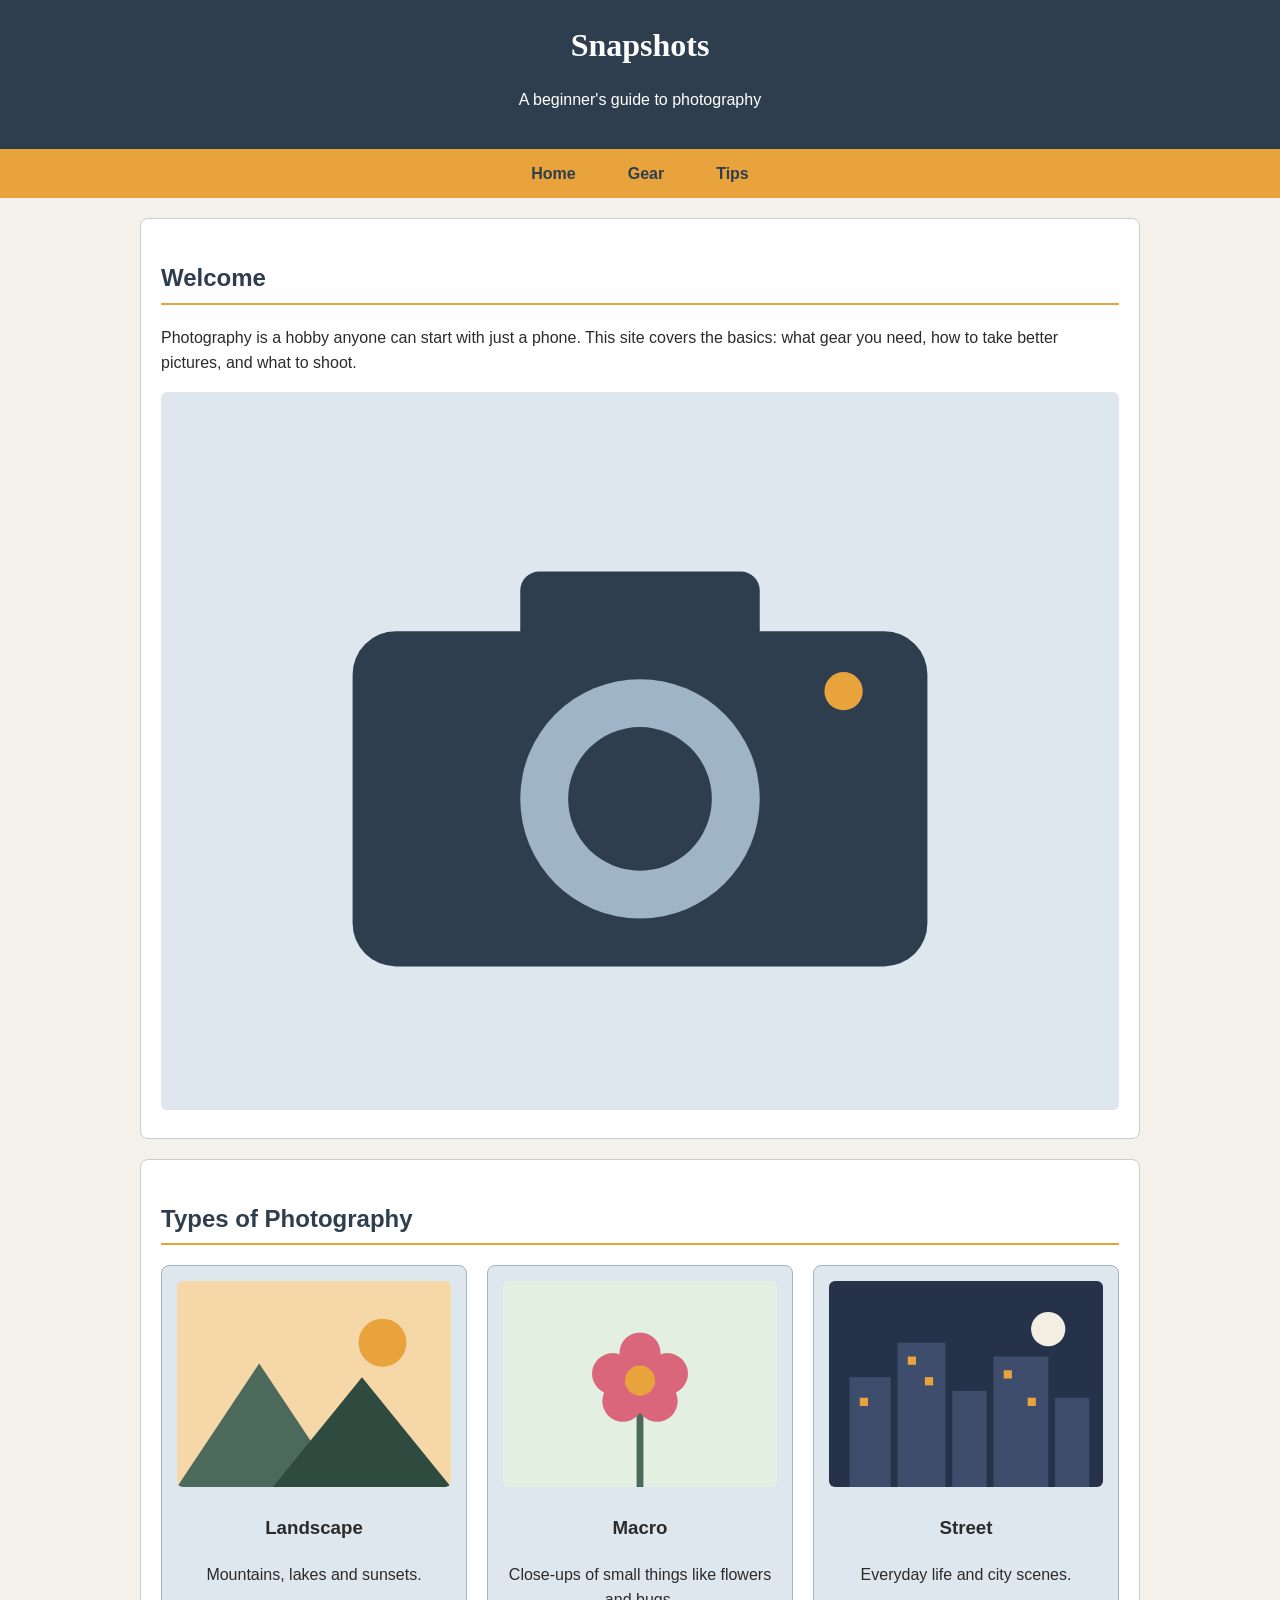
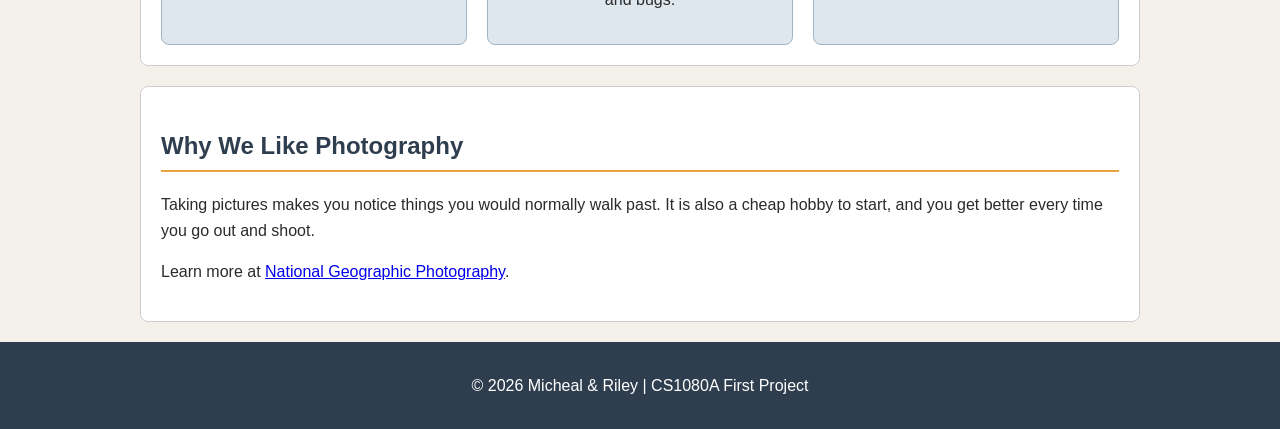
<file: firstproject/index.html>
<!DOCTYPE html>
<html lang="en">
<head>
<meta charset="utf-8">
<meta name="viewport" content="width=device-width, initial-scale=1.0">
<title>Home | Snapshots</title>
<style>
  body { margin: 0; font-family: Arial, Helvetica, sans-serif; background-color: #f4f1ea; color: #2b2b2b; line-height: 1.6; }
  header { background-color: #2f3e4e; color: white; text-align: center; padding: 20px; }
  header h1 { margin: 0; font-family: Georgia, serif; }
  nav { background-color: #e8a33d; }
  nav ul { list-style: none; margin: 0; padding: 0; display: flex; justify-content: center; }
  nav li { margin: 0 10px; }
  nav a { display: block; padding: 12px 16px; color: #2f3e4e; text-decoration: none; font-weight: bold; }
  nav a:hover { background-color: #2f3e4e; color: white; }
  main { max-width: 1000px; margin: 20px auto; padding: 0 20px; }
  section, article { background-color: white; border: 1px solid #ccc; border-radius: 8px; padding: 20px; margin-bottom: 20px; }
  h2 { color: #2f3e4e; border-bottom: 2px solid #e8a33d; padding-bottom: 5px; }
  img { max-width: 100%; border-radius: 6px; }
  ul.styled li, ol li { margin-bottom: 8px; }
  ul.styled { list-style-type: square; }
  .row { display: flex; gap: 20px; }
  .card { flex: 1; background-color: #dfe7ee; border: 1px solid #9fb4c7; border-radius: 8px; padding: 15px; text-align: center; }
  table { width: 100%; border-collapse: collapse; }
  th, td { border: 1px solid #9fb4c7; padding: 10px; text-align: left; }
  th { background-color: #2f3e4e; color: white; }
  tr:nth-child(even) { background-color: #f4f1ea; }
  footer { background-color: #2f3e4e; color: white; text-align: center; padding: 15px; margin-top: 20px; }
  @media (max-width: 700px) {
    .row { flex-direction: column; }
    nav ul { flex-direction: column; text-align: center; }
  }
</style>
</head>
<body>
<header>
  <h1>Snapshots</h1>
  <p>A beginner's guide to photography</p>
</header>
<nav>
  <ul>
    <li><a href="index.html">Home</a></li>
    <li><a href="gear.html">Gear</a></li>
    <li><a href="tips.html">Tips</a></li>
  </ul>
</nav>
<main>
  <section>
    <h2>Welcome</h2>
    <p>Photography is a hobby anyone can start with just a phone. This site covers the basics: what gear you need, how to take better pictures, and what to shoot.</p>
    <img src="images/camera.svg" alt="Drawing of a camera">
  </section>
  <section>
    <h2>Types of Photography</h2>
    <div class="row">
      <div class="card">
        <img src="images/mountains.svg" alt="Mountains at sunset">
        <h3>Landscape</h3>
        <p>Mountains, lakes and sunsets.</p>
      </div>
      <div class="card">
        <img src="images/flower.svg" alt="A pink flower">
        <h3>Macro</h3>
        <p>Close-ups of small things like flowers and bugs.</p>
      </div>
      <div class="card">
        <img src="images/city.svg" alt="City skyline at night">
        <h3>Street</h3>
        <p>Everyday life and city scenes.</p>
      </div>
    </div>
  </section>
  <article>
    <h2>Why We Like Photography</h2>
    <p>Taking pictures makes you notice things you would normally walk past. It is also a cheap hobby to start, and you get better every time you go out and shoot.</p>
    <p>Learn more at <a href="https://www.nationalgeographic.com/photography" target="_blank">National Geographic Photography</a>.</p>
  </article>
</main>
<footer>
  <p>&copy; 2026 Micheal &amp; Riley | CS1080A First Project</p>
</footer>
</body>
</html>
</file>
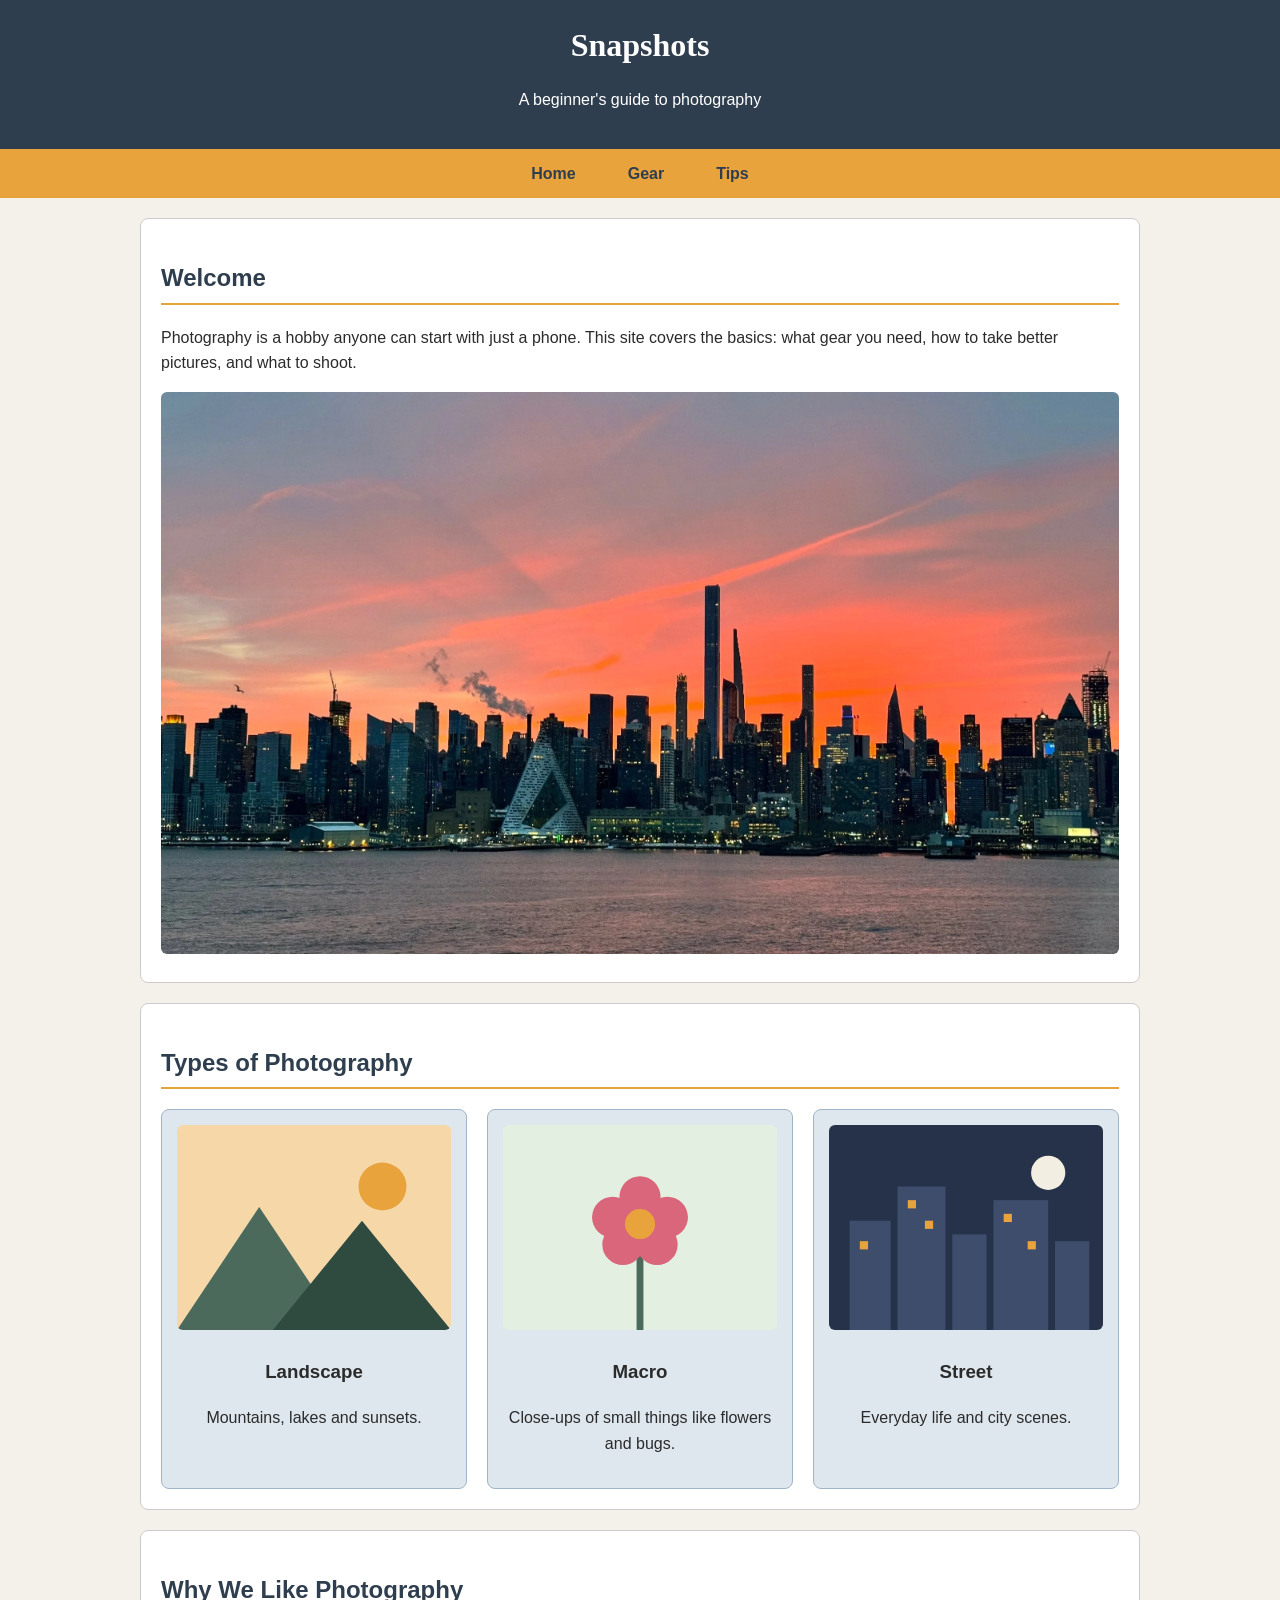
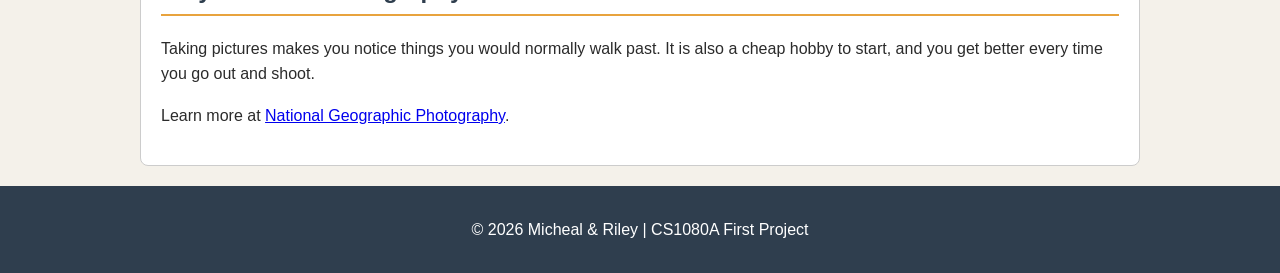
<file: firstproject1/index.html>
<!DOCTYPE html>
<html lang="en">
<head>
<meta charset="utf-8">
<meta name="viewport" content="width=device-width, initial-scale=1.0">
<title>Home | Snapshots</title>
<link rel="stylesheet" href="styles.css">
</head>
<body>
<header>
  <h1>Snapshots</h1>
  <p>A beginner's guide to photography</p>
</header>
<nav>
  <ul>
    <li><a href="index.html">Home</a></li>
    <li><a href="gear.html">Gear</a></li>
    <li><a href="tips.html">Tips</a></li>
  </ul>
</nav>
<main>
  <section>
    <h2>Welcome</h2>
    <p>Photography is a hobby anyone can start with just a phone. This site covers the basics: what gear you need, how to take better pictures, and what to shoot.</p>
    <img src="images/firstproject1.png" alt="New York City skyline at sunset over the Hudson River">
  </section>
  <section>
    <h2>Types of Photography</h2>
    <div class="row">
      <div class="card">
        <img src="images/mountains.svg" alt="Mountains at sunset">
        <h3>Landscape</h3>
        <p>Mountains, lakes and sunsets.</p>
      </div>
      <div class="card">
        <img src="images/flower.svg" alt="A pink flower">
        <h3>Macro</h3>
        <p>Close-ups of small things like flowers and bugs.</p>
      </div>
      <div class="card">
        <img src="images/city.svg" alt="City skyline at night">
        <h3>Street</h3>
        <p>Everyday life and city scenes.</p>
      </div>
    </div>
  </section>
  <article>
    <h2>Why We Like Photography</h2>
    <p>Taking pictures makes you notice things you would normally walk past. It is also a cheap hobby to start, and you get better every time you go out and shoot.</p>
    <p>Learn more at <a href="https://www.nationalgeographic.com/photography" target="_blank">National Geographic Photography</a>.</p>
  </article>
</main>
<footer>
  <p>&copy; 2026 Micheal &amp; Riley | CS1080A First Project</p>
</footer>
</body>
</html>
</file>
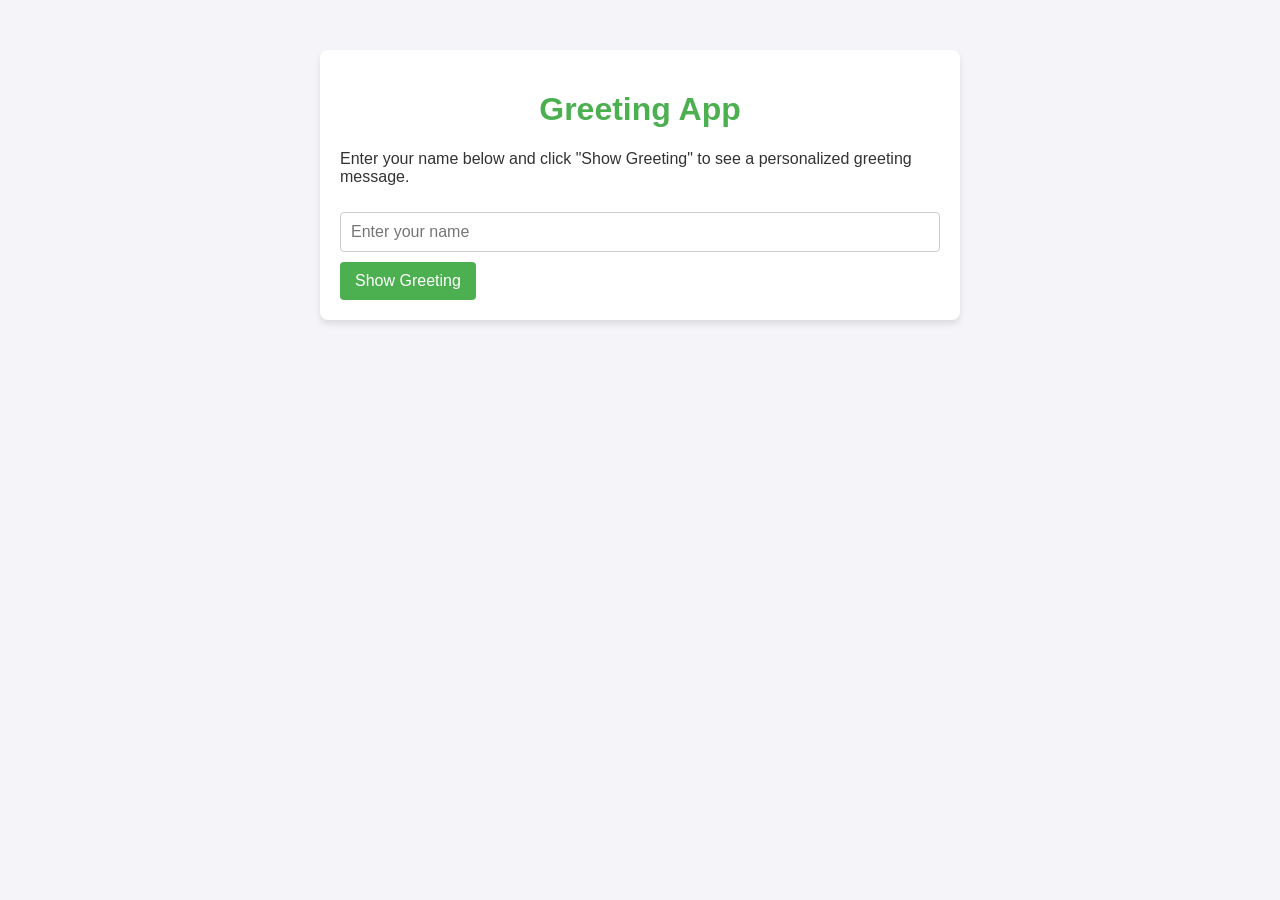
<file: module6lab/index.html>
<!DOCTYPE html>
<html>
<head>
    <title>Lab: Build a Greeting Message App</title>
    <style>
        body {
            font-family: Arial, sans-serif;
            margin: 0;
            padding: 0;
            background-color: #f4f4f9;
            color: #333;
        }
        .container {
            max-width: 600px;
            margin: 50px auto;
            background: #ffffff;
            box-shadow: 0 4px 6px rgba(0, 0, 0, 0.1);
            padding: 20px;
            border-radius: 8px;
        }
        h1 {
            text-align: center;
            color: #4CAF50;
        }
        input[type="text"] {
            width: 100%;
            padding: 10px;
            margin: 10px 0;
            border: 1px solid #ccc;
            border-radius: 4px;
            font-size: 16px;
            box-sizing: border-box;
        }
        button {
            background-color: #4CAF50;
            color: white;
            border: none;
            padding: 10px 15px;
            font-size: 16px;
            cursor: pointer;
            border-radius: 4px;
            transition: background-color 0.3s ease;
        }
        button:hover {
            background-color: #45a049;
        }
        #greetingMessage {
            margin-top: 20px;
            padding: 15px;
            background: #e7f5e6;
            border: 1px solid #d4e7d3;
            border-radius: 4px;
            color: #2f6627;
            font-size: 18px;
            text-align: center;
        }
        #greetingMessage:empty {
            display: none;
        }
    </style>
</head>
<body>
    <div class="container">
        <h1>Greeting App</h1>
        <p>Enter your name below and click "Show Greeting" to see a personalized greeting message.</p>
        <input type="text" id="nameInput" placeholder="Enter your name">
        <button onclick="showGreeting()">Show Greeting</button>
        <div id="greetingMessage"></div>
    </div>
    <script>
        function showGreeting() {
            // Step 1: Get the name from the input field
            let name = document.getElementById("nameInput").value.trim();

            // If nothing was typed, ask the user to enter a name
            if (name === "") {
                document.getElementById("greetingMessage").textContent = "Please enter your name.";
                return;
            }

            // Step 2: Create a greeting message using a variable
            let message = "Hello, " + name + "!";

            // Step 3: Update the div element with the greeting message
            document.getElementById("greetingMessage").textContent = message;
        }

        // Bonus: pressing Enter in the input field also shows the greeting
        document.getElementById("nameInput").addEventListener("keydown", function (event) {
            if (event.key === "Enter") {
                showGreeting();
            }
        });
    </script>
</body>
</html>
</file>
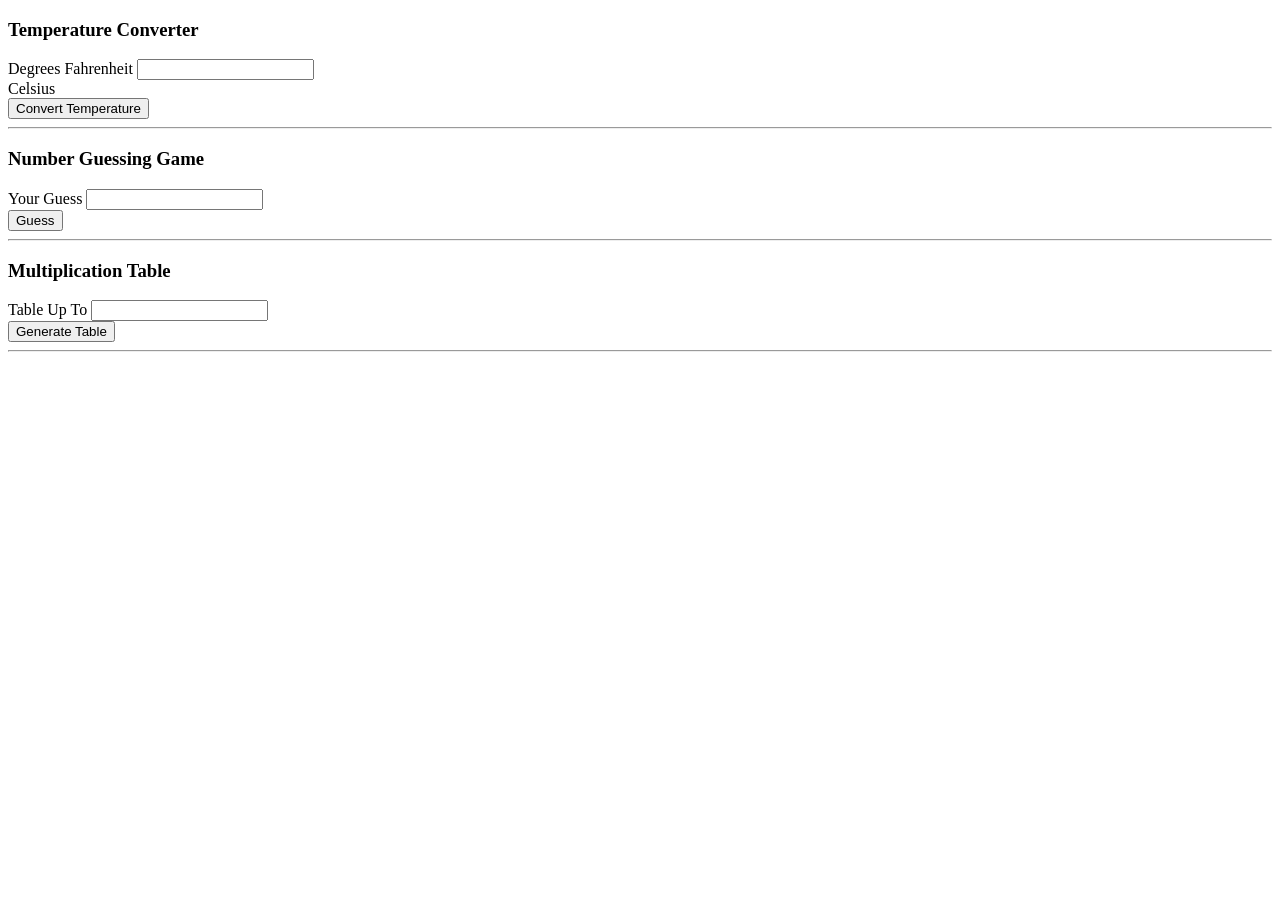
<file: module7/index.html>
<!DOCTYPE html>
<html>
    <head>
        <title>Module-07-Lab</title>
        <meta charset="UTF-8">
        <meta name="viewport" content="width-device-width, initial-scale=1.0">
    </head>
    <body>
        <script>
            function tempConvert() {
                let fahrenheit = Number(document.getElementById("numDegrees").value);
                if (isNaN(fahrenheit)) {
                    window.alert("Not a number!");
                    return;
                }
                let celsius = 0;

                // Convert Fahrenheit to Celsius
                celsius = (fahrenheit - 32) * 5 / 9;

                document.getElementById("celsiusAnswer").innerHTML = celsius + "&nbsp;Degrees";
            }
        </script>

        <h3>Temperature Converter</h3>
        <label for="numDegrees">Degrees Fahrenheit</label>
        <input type="number" id="numDegrees">
        <div><span id="celsiusAnswer"></span> Celsius</div>
        <button onclick="tempConvert()">Convert Temperature</button>
        <hr>

        <script>
            let answer = Math.floor(Math.random() * (100));
            function guess() {
                let userGuess = Number(document.getElementById("guessNum").value);
                if (isNaN(userGuess)) {
                    window.alert("Not a number!");
                    return;
                }
                let report = "Nothing Yet";

                // Check if the guess is too high, too low, or correct
                if (userGuess > answer) {
                    report = "Too high!";
                } else if (userGuess < answer) {
                    report = "Too low!";
                } else {
                    report = "Correct!";
                }

                document.getElementById("guessResponse").innerHTML = report;
            }
        </script>

        <h3>Number Guessing Game</h3>
        <label for="guessNum">Your Guess</label>
        <input type="number" id="guessNum">
        <div><span id="guessResponse"></span></div>
        <button onclick="guess()">Guess</button>
        <hr>

        <script>
            function generateMultiplicationTable() {
                let tableMax = Number(document.getElementById("tableMax").value);
                if (isNaN(tableMax)) {
                    window.alert("Not a number!");
                    return;
                }

                let tableHTML = "<table>";

                // Use loops to generate the multiplication table
                for (let i = 1; i <= tableMax; i++) {
                    tableHTML += "<tr>";

                    // Multiply each row by each column
                    for (let j = 1; j <= tableMax; j++) {
                        tableHTML += "<td>";
                        tableHTML += i * j;
                        tableHTML += "</td>";
                    }

                    tableHTML += "</tr>";
                }

                tableHTML += "</table>";

                document.getElementById("multiplicationTable").innerHTML = tableHTML;
            }
        </script>

        <h3>Multiplication Table</h3>
        <label for="tableMax">Table Up To</label>
        <input type="number" id="tableMax">
        <div id="multiplicationTable"></div>
        <button onclick="generateMultiplicationTable()">Generate Table</button>
        <hr>

    </body>
</html>
</file>
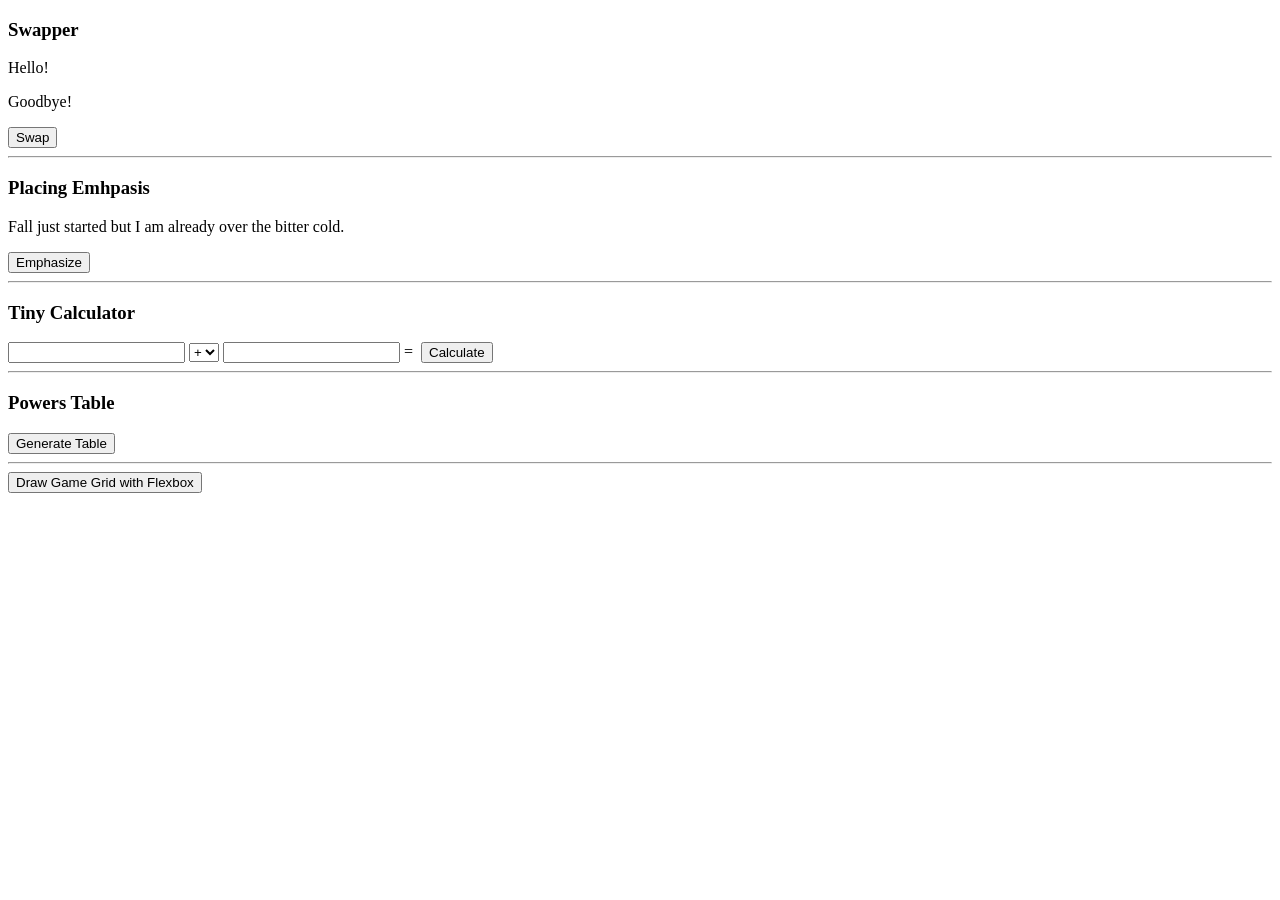
<file: module9_lab/index.html>
<!DOCTYPE html>

<!-- 
    For this lab you are asked to fill in the missing JavaScript
    code throughout this document as indicated in the comments.
    
    This lab is about using the JavaScript function document.getElementById().
    This function grabs an HTML element by its id (the one you specify using
    an attribute (ex. <p id="my_paragraph">Hello!</p>) and returns it.
    You can use the variable you set using the function to modify the HTML element.
    example:
    var p = document.getElementById("my_paragraph");
    p.style.color = "blue";
    
    You can use the innerHTML property to completely replace the contents of an element.
    example:
    p.innerHTML = "<a href=\"http://www.nytimes.com\">Read the news!</a>";
    
    For further reading checkout:
    https://developer.mozilla.org/en/docs/Web/API/Document/getElementById
    and
    http://www.w3schools.com/jsref/met_document_getelementbyid.asp
    and for what you can change on a returned element
    http://www.w3schools.com/jsref/dom_obj_all.asp
    On the left hand side of that page you will also find a section called "HTML Objects"
    it lists specific attributes you can change on every HTML element.
-->
<html>

<head>
    <title>Web Programming</title>
    <meta charset="UTF-8">
    <meta name="viewport" content="width=device-width, initial-scale=1.0">
</head>

<body>
    <!-- Swapper -->

    <script>
        function swapContents() {
            var p1 = document.getElementById("para1");
            var p2 = document.getElementById("para2");

            // Hold on to p1's text so it isn't lost when p1 is overwritten.
            var temp = p1.innerHTML;
            p1.innerHTML = p2.innerHTML;
            p2.innerHTML = temp;
        }
    </script>

    <h3>Swapper</h3>
    <p id="para1">Hello!</p>
    <p id="para2">Goodbye!</p>
    <button onclick="swapContents()">Swap</button>
    <hr>

    <!-- Placing Emphasis -->

    <script>
        function emphasize() {
            var word = document.getElementById("placeForEmphasis");

            word.style.color = "blue";
            word.style.fontStyle = "italic";

            // textContent gives just the word, so repeated clicks
            // don't keep nesting spans inside each other.
            word.innerHTML = "<span style=\"background-color: yellow;\">" + word.textContent + "</span>";
        }
    </script>

    <h3>Placing Emhpasis</h3>
    <p>Fall just started but I am already over the <span id="placeForEmphasis">bitter</span> cold.</p>
    <button onclick="emphasize()">Emphasize</button>
    <hr>

    <!-- Tiny Calculator -->

    <script>
        function calculate() {
            var operand1 = Number(document.getElementById("operand1").value);
            if (isNaN(operand1)) {
                window.alert("Operand 1 not a number!");
                return;
            }

            var operand2 = Number(document.getElementById("operand2").value);
            if (isNaN(operand2)) {
                window.alert("Operand 2 not a number!");
                return;
            }

            var operation = document.getElementById("operation").value;
            var result;

            if (operation === "addition") {
                result = operand1 + operand2;
            } else if (operation === "subtraction") {
                result = operand1 - operand2;
            } else if (operation === "multiplication") {
                result = operand1 * operand2;
            } else if (operation === "division") {
                result = operand1 / operand2;
            }

            document.getElementById("answer").innerHTML = result;
        }
    </script>

    <h3>Tiny Calculator</h3>
    <input type="number" id="operand1">
    <select id="operation">
        <option value="addition">+</option>
        <option value="subtraction">-</option>
        <option value="multiplication">*</option>
        <option value="division">/</option>
    </select>
    <input type="number" id="operand2">
    =&nbsp;<span id="answer"></span>
    <button onclick="calculate()">Calculate</button>
    <hr>

    <!-- Powers of 2 Table -->

    <script>
        function generatePowersTable() {
            var table = document.getElementById("powersTable");

            // Start with the header row. Setting innerHTML also clears any
            // old rows, so clicking the button twice doesn't double the table.
            var rows = "<tr><th>Power Expression</th><th>Result</th></tr>";

            for (var i = 1; i <= 16; i++) {
                rows += "<tr><td>2^" + i + "</td><td>" + Math.pow(2, i) + "</td></tr>";
            }

            table.innerHTML = rows;
        }
    </script>

    <h3>Powers Table</h3>
    <table id="powersTable"></table>

    <button onclick="generatePowersTable()">Generate Table</button>
    <hr>

    <!--  Drawing a Game Grid with Flexbox -->

    <style>
        .gridStyle {
            display: flex;
            flex-wrap: wrap;
            width: 320px;
            /* 3 * 100px + 2 * 10px gap */
            gap: 10px;
        }

        .square {
            width: 100px;
            height: 100px;
            background-color: rgba(240, 153, 153, 0.663);
            display: flex;
            align-items: center;
            justify-content: center;
        }
    </style>

    <div class="gridStyle" id="grid"></div>
    <button onclick="drawGameGridWithFlexbox()">Draw Game Grid with Flexbox</button>
    <script>
        function drawGameGridWithFlexbox() {
            const grid = document.getElementById("grid");

            // Empty the container so squares don't stack up on repeat clicks.
            grid.innerHTML = "";

            for (let i = 0; i < 9; i++) {
                const square = document.createElement("div");
                square.className = "square";
                square.textContent = i + 1;
                grid.appendChild(square);
            }
        }
    </script>

</body>

</html>
</file>
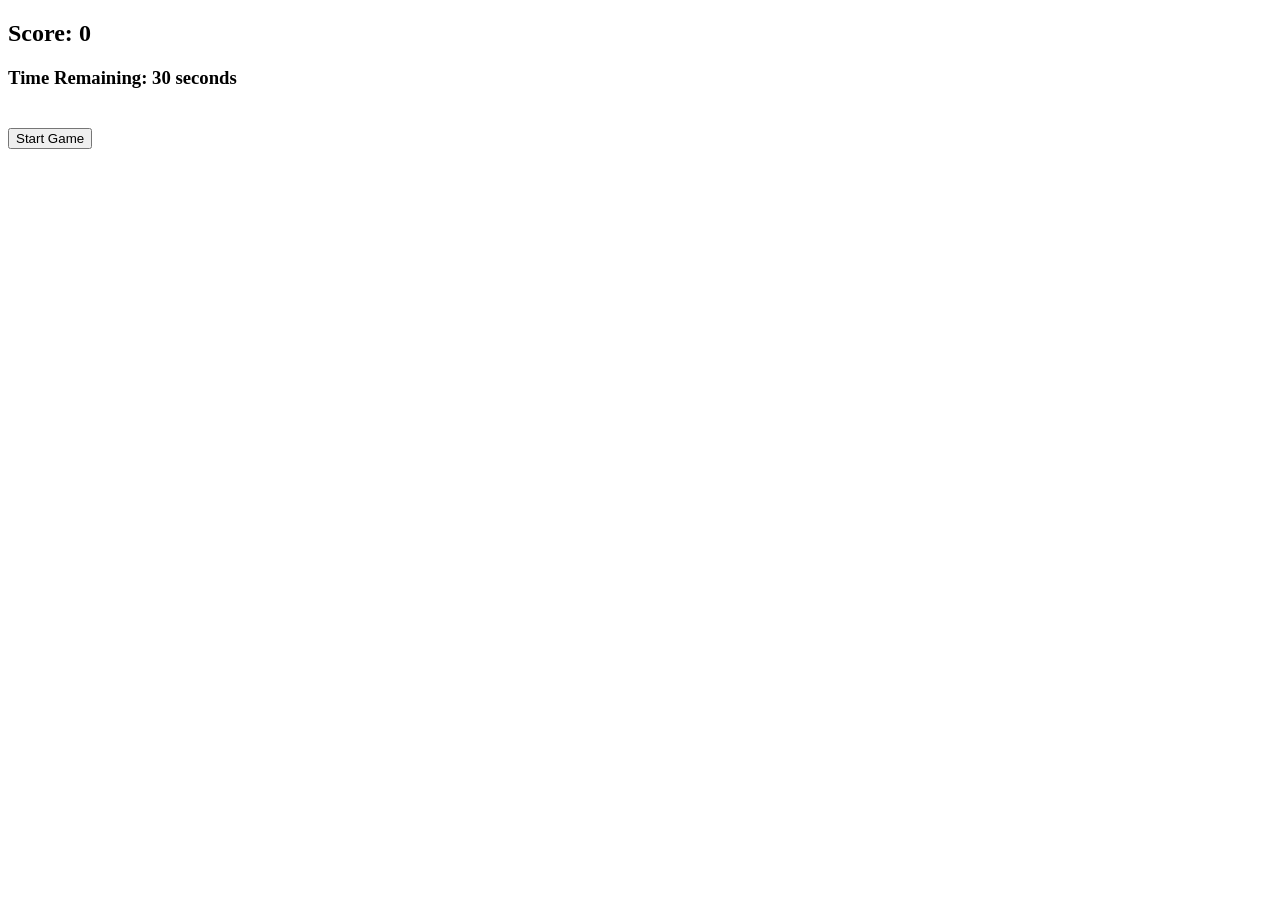
<file: module_10_lab/index.html>
<!DOCTYPE html>
<html lang="en">
<head>
  <meta charset="UTF-8">
  <title>Whack-a-Mole Lite</title>
  <style>
    .gridStyle {
      display: flex;
      flex-wrap: wrap;
      width: 320px;
      gap: 10px;
      margin-bottom: 20px;
    }

    .square {
      width: 100px;
      height: 100px;
      background-color: rgba(240, 153, 153, 0.663);
      display: flex;
      align-items: center;
      justify-content: center;
      font-size: 24px;
      cursor: pointer;
      border-radius: 8px;
    }

    .mole {
      background-color: brown !important;
      color: white;
    }
  </style>
</head>
<body>

  <h2>Score: <span id="score">0</span></h2>
  <h3>Time Remaining: <span id="time">30</span> seconds</h3>
  <div class="gridStyle" id="grid"></div>

  <button onclick="startGame()">Start Game</button>
  <p id="message"></p>

  <script>
    // GLOBAL VARIABLES
    var score = 0;
    var moleIndex = -1;
    var moleTimer;
    var squaresOfDivsAsArray = [];
    var secondsPassed = 0;
    var totalTime = 30;

    // STEP 1: Draw the game grid
    function drawGameGridWithFlexbox() {
      var grid = document.getElementById("grid");
      grid.innerHTML = "";
      squaresOfDivsAsArray = [];

      for (var i = 1; i <= 9; i++) {
        var square = document.createElement("div");   // make a new div
        square.id = "square-" + i;                     // square-1 ... square-9
        square.classList.add("square");                // give it the square style
        square.addEventListener("click", handleClickOnSquare); // listen for clicks
        grid.appendChild(square);                      // put it on the page
        squaresOfDivsAsArray.push(square);             // remember it in the array
      }
    }

    // STEP 2: Handle clicks on squares
    function handleClickOnSquare(event) {
      var clickedSquare = event.target;

      // Only score if this square is currently showing the mole
      if (clickedSquare.textContent === "🐹") {
        score++;
        document.getElementById("score").textContent = score;
        removeMole();
      }
    }

    // STEP 3: Show the mole in a random square
    function showMole() {
      removeMole();

      var randomIndex = Math.floor(Math.random() * 9); // 0 through 8
      moleIndex = randomIndex;

      var square = squaresOfDivsAsArray[moleIndex];
      square.classList.add("mole");
      square.textContent = "🐹";
    }

    // STEP 4: Remove the mole from the current square
    function removeMole() {
      if (moleIndex !== -1) {
        var square = squaresOfDivsAsArray[moleIndex];
        square.classList.remove("mole");
        square.textContent = "";
      }
      moleIndex = -1;
    }

    // STEP 5: Start the game (COMPLETED FOR YOU)
    function startGame() {
      clearInterval(moleTimer); // 🔧 Prevent multiple intervals
      score = 0;
      secondsPassed = 0;
      moleIndex = -1;

      document.getElementById("score").textContent = score;
      document.getElementById("time").textContent = totalTime;
      document.getElementById("message").textContent = "";

      drawGameGridWithFlexbox();

      moleTimer = setInterval(runGameLoop, 1000);
    }

    // STEP 6: Main game loop runs every second (COMPLETED FOR YOU)
    function runGameLoop() {
      if (secondsPassed >= totalTime) {
        // Stop the game after time is up
        clearInterval(moleTimer);
        removeMole();
        document.getElementById("message").textContent =
          "⏱️ Game Over! Final Score: " + score;
        return;
      }

      // Show a new mole and update remaining time
      showMole();
      secondsPassed++;
      document.getElementById("time").textContent = totalTime - secondsPassed;
    }
  </script>

</body>
</html>
</file>
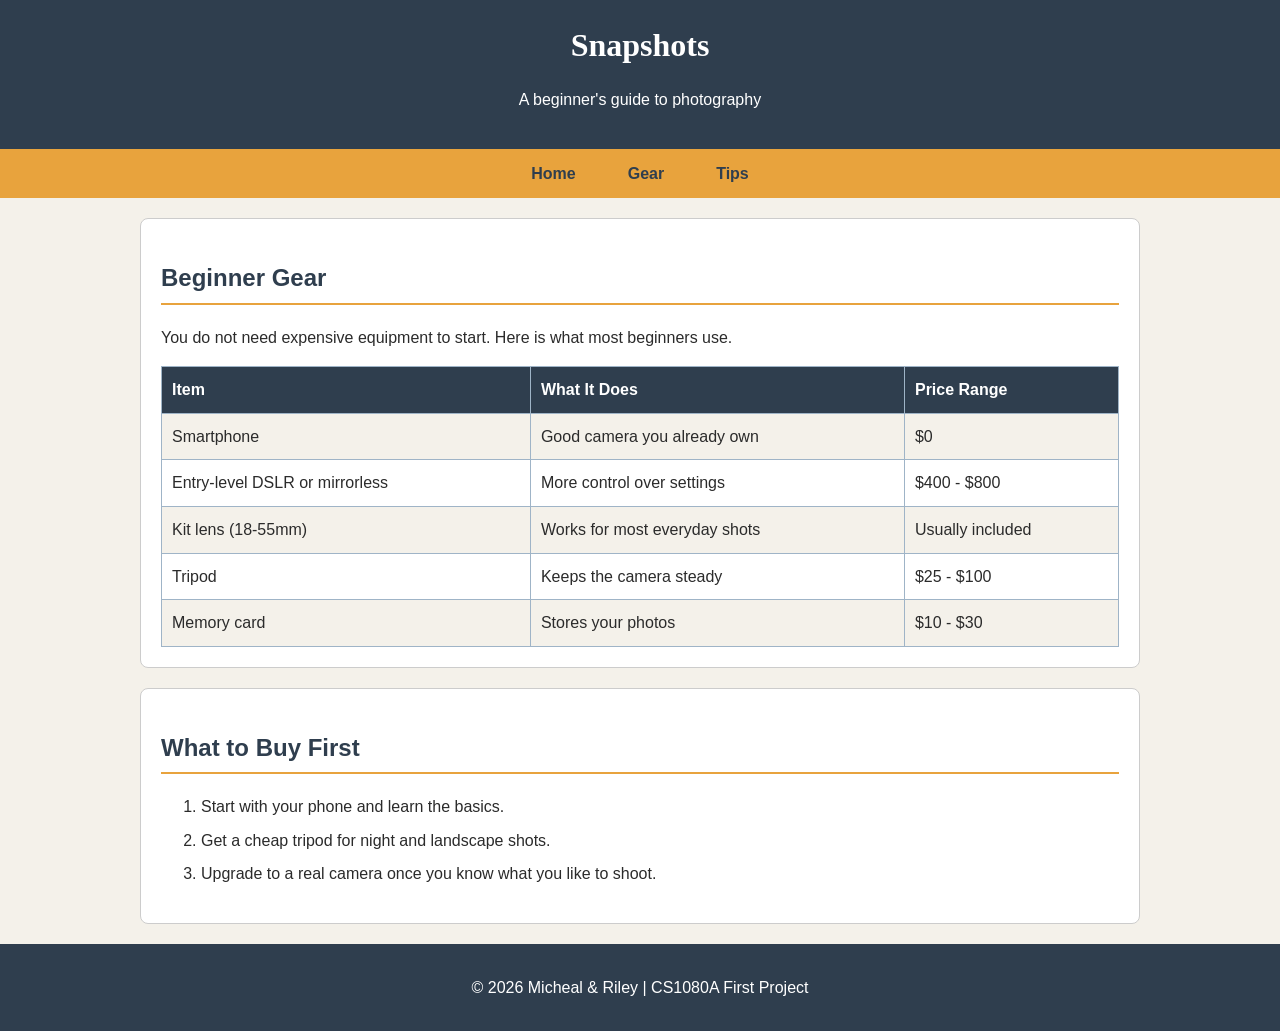
<file: firstproject/gear.html>
<!DOCTYPE html>
<html lang="en">
<head>
<meta charset="utf-8">
<meta name="viewport" content="width=device-width, initial-scale=1.0">
<title>Gear | Snapshots</title>
<style>
  body { margin: 0; font-family: Arial, Helvetica, sans-serif; background-color: #f4f1ea; color: #2b2b2b; line-height: 1.6; }
  header { background-color: #2f3e4e; color: white; text-align: center; padding: 20px; }
  header h1 { margin: 0; font-family: Georgia, serif; }
  nav { background-color: #e8a33d; }
  nav ul { list-style: none; margin: 0; padding: 0; display: flex; justify-content: center; }
  nav li { margin: 0 10px; }
  nav a { display: block; padding: 12px 16px; color: #2f3e4e; text-decoration: none; font-weight: bold; }
  nav a:hover { background-color: #2f3e4e; color: white; }
  main { max-width: 1000px; margin: 20px auto; padding: 0 20px; }
  section, article { background-color: white; border: 1px solid #ccc; border-radius: 8px; padding: 20px; margin-bottom: 20px; }
  h2 { color: #2f3e4e; border-bottom: 2px solid #e8a33d; padding-bottom: 5px; }
  img { max-width: 100%; border-radius: 6px; }
  ul.styled li, ol li { margin-bottom: 8px; }
  ul.styled { list-style-type: square; }
  .row { display: flex; gap: 20px; }
  .card { flex: 1; background-color: #dfe7ee; border: 1px solid #9fb4c7; border-radius: 8px; padding: 15px; text-align: center; }
  table { width: 100%; border-collapse: collapse; }
  th, td { border: 1px solid #9fb4c7; padding: 10px; text-align: left; }
  th { background-color: #2f3e4e; color: white; }
  tr:nth-child(even) { background-color: #f4f1ea; }
  footer { background-color: #2f3e4e; color: white; text-align: center; padding: 15px; margin-top: 20px; }
  @media (max-width: 700px) {
    .row { flex-direction: column; }
    nav ul { flex-direction: column; text-align: center; }
  }
</style>
</head>
<body>
<header>
  <h1>Snapshots</h1>
  <p>A beginner's guide to photography</p>
</header>
<nav>
  <ul>
    <li><a href="index.html">Home</a></li>
    <li><a href="gear.html">Gear</a></li>
    <li><a href="tips.html">Tips</a></li>
  </ul>
</nav>
<main>
  <section>
    <h2>Beginner Gear</h2>
    <p>You do not need expensive equipment to start. Here is what most beginners use.</p>
    <table>
      <tr><th>Item</th><th>What It Does</th><th>Price Range</th></tr>
      <tr><td>Smartphone</td><td>Good camera you already own</td><td>$0</td></tr>
      <tr><td>Entry-level DSLR or mirrorless</td><td>More control over settings</td><td>$400 - $800</td></tr>
      <tr><td>Kit lens (18-55mm)</td><td>Works for most everyday shots</td><td>Usually included</td></tr>
      <tr><td>Tripod</td><td>Keeps the camera steady</td><td>$25 - $100</td></tr>
      <tr><td>Memory card</td><td>Stores your photos</td><td>$10 - $30</td></tr>
    </table>
  </section>
  <article>
    <h2>What to Buy First</h2>
    <ol>
      <li>Start with your phone and learn the basics.</li>
      <li>Get a cheap tripod for night and landscape shots.</li>
      <li>Upgrade to a real camera once you know what you like to shoot.</li>
    </ol>
  </article>
</main>
<footer>
  <p>&copy; 2026 Micheal &amp; Riley | CS1080A First Project</p>
</footer>
</body>
</html>
</file>
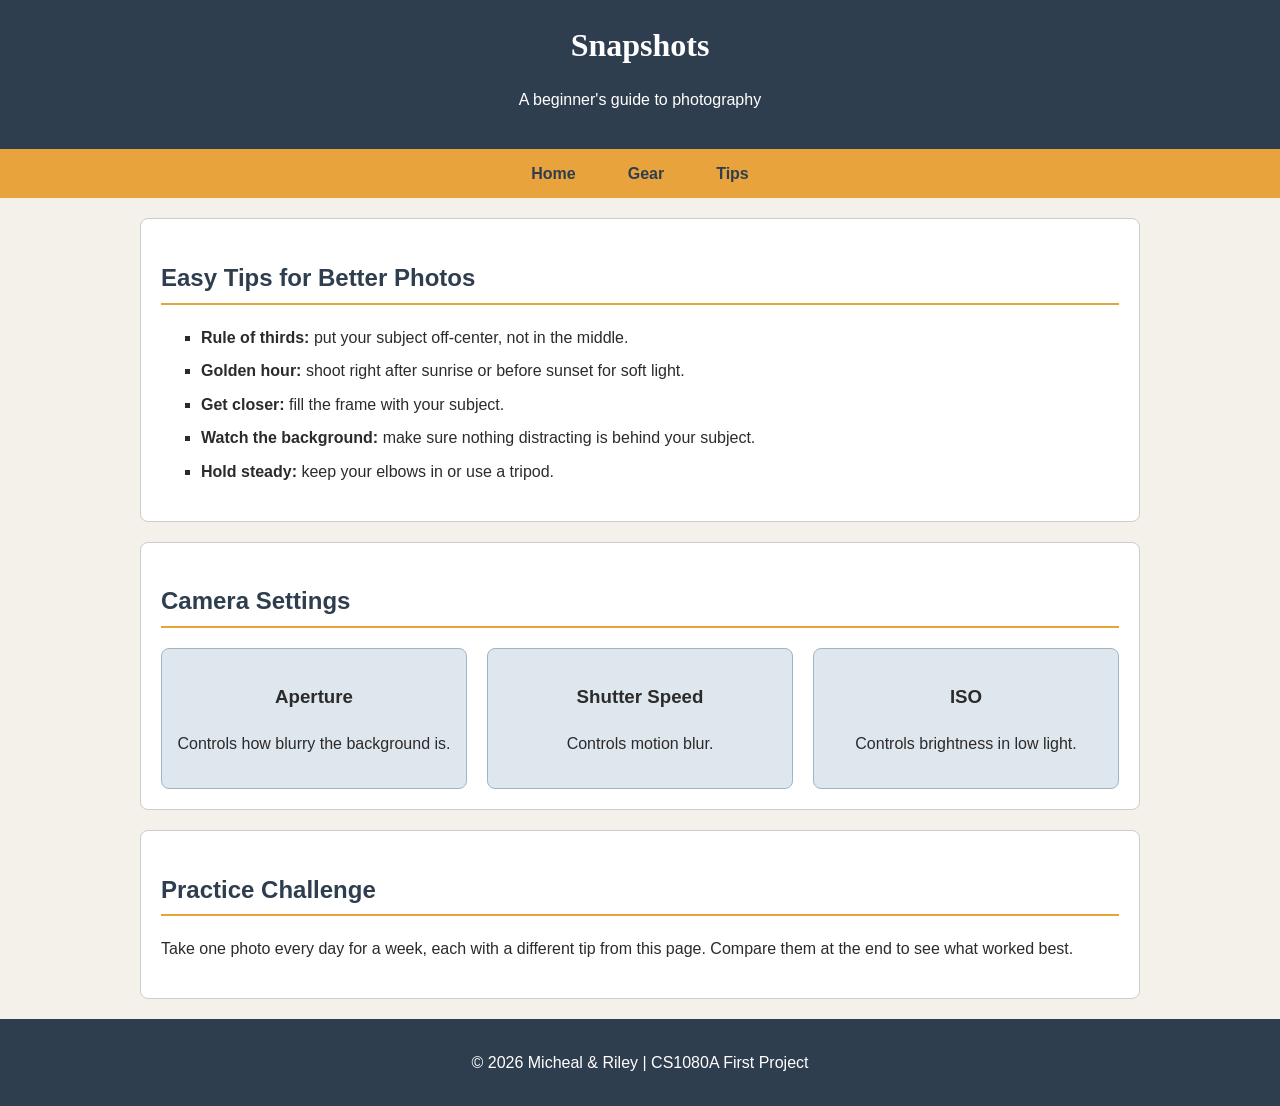
<file: firstproject/tips.html>
<!DOCTYPE html>
<html lang="en">
<head>
<meta charset="utf-8">
<meta name="viewport" content="width=device-width, initial-scale=1.0">
<title>Tips | Snapshots</title>
<style>
  body { margin: 0; font-family: Arial, Helvetica, sans-serif; background-color: #f4f1ea; color: #2b2b2b; line-height: 1.6; }
  header { background-color: #2f3e4e; color: white; text-align: center; padding: 20px; }
  header h1 { margin: 0; font-family: Georgia, serif; }
  nav { background-color: #e8a33d; }
  nav ul { list-style: none; margin: 0; padding: 0; display: flex; justify-content: center; }
  nav li { margin: 0 10px; }
  nav a { display: block; padding: 12px 16px; color: #2f3e4e; text-decoration: none; font-weight: bold; }
  nav a:hover { background-color: #2f3e4e; color: white; }
  main { max-width: 1000px; margin: 20px auto; padding: 0 20px; }
  section, article { background-color: white; border: 1px solid #ccc; border-radius: 8px; padding: 20px; margin-bottom: 20px; }
  h2 { color: #2f3e4e; border-bottom: 2px solid #e8a33d; padding-bottom: 5px; }
  img { max-width: 100%; border-radius: 6px; }
  ul.styled li, ol li { margin-bottom: 8px; }
  ul.styled { list-style-type: square; }
  .row { display: flex; gap: 20px; }
  .card { flex: 1; background-color: #dfe7ee; border: 1px solid #9fb4c7; border-radius: 8px; padding: 15px; text-align: center; }
  table { width: 100%; border-collapse: collapse; }
  th, td { border: 1px solid #9fb4c7; padding: 10px; text-align: left; }
  th { background-color: #2f3e4e; color: white; }
  tr:nth-child(even) { background-color: #f4f1ea; }
  footer { background-color: #2f3e4e; color: white; text-align: center; padding: 15px; margin-top: 20px; }
  @media (max-width: 700px) {
    .row { flex-direction: column; }
    nav ul { flex-direction: column; text-align: center; }
  }
</style>
</head>
<body>
<header>
  <h1>Snapshots</h1>
  <p>A beginner's guide to photography</p>
</header>
<nav>
  <ul>
    <li><a href="index.html">Home</a></li>
    <li><a href="gear.html">Gear</a></li>
    <li><a href="tips.html">Tips</a></li>
  </ul>
</nav>
<main>
  <section>
    <h2>Easy Tips for Better Photos</h2>
    <ul class="styled">
      <li><strong>Rule of thirds:</strong> put your subject off-center, not in the middle.</li>
      <li><strong>Golden hour:</strong> shoot right after sunrise or before sunset for soft light.</li>
      <li><strong>Get closer:</strong> fill the frame with your subject.</li>
      <li><strong>Watch the background:</strong> make sure nothing distracting is behind your subject.</li>
      <li><strong>Hold steady:</strong> keep your elbows in or use a tripod.</li>
    </ul>
  </section>
  <section>
    <h2>Camera Settings</h2>
    <div class="row">
      <div class="card"><h3>Aperture</h3><p>Controls how blurry the background is.</p></div>
      <div class="card"><h3>Shutter Speed</h3><p>Controls motion blur.</p></div>
      <div class="card"><h3>ISO</h3><p>Controls brightness in low light.</p></div>
    </div>
  </section>
  <article>
    <h2>Practice Challenge</h2>
    <p>Take one photo every day for a week, each with a different tip from this page. Compare them at the end to see what worked best.</p>
  </article>
</main>
<footer>
  <p>&copy; 2026 Micheal &amp; Riley | CS1080A First Project</p>
</footer>
</body>
</html>
</file>
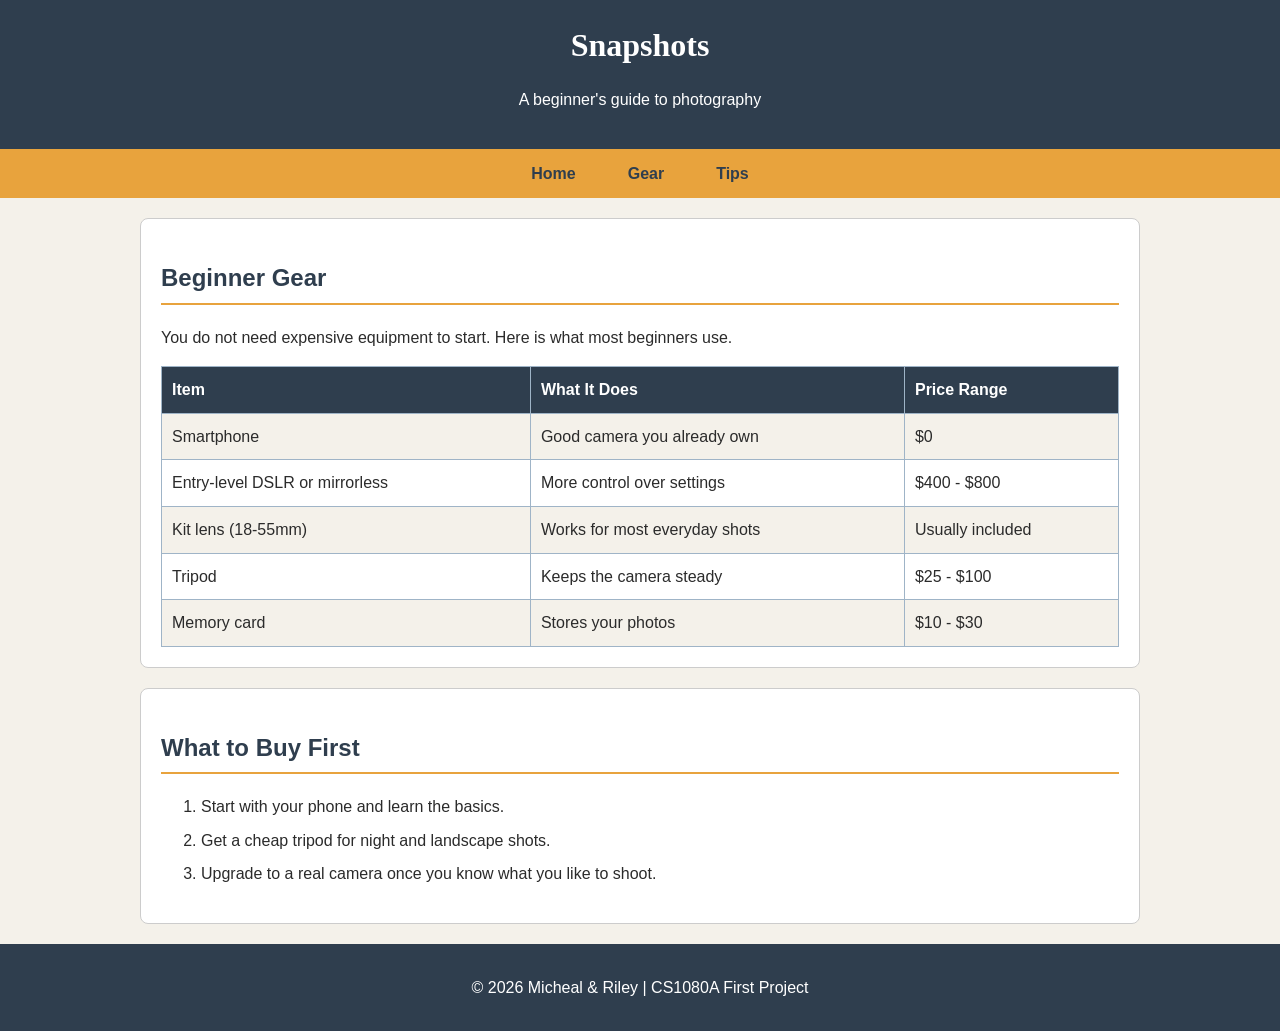
<file: firstproject1/gear.html>
<!DOCTYPE html>
<html lang="en">
<head>
<meta charset="utf-8">
<meta name="viewport" content="width=device-width, initial-scale=1.0">
<title>Gear | Snapshots</title>
<link rel="stylesheet" href="styles.css">
</head>
<body>
<header>
  <h1>Snapshots</h1>
  <p>A beginner's guide to photography</p>
</header>
<nav>
  <ul>
    <li><a href="index.html">Home</a></li>
    <li><a href="gear.html">Gear</a></li>
    <li><a href="tips.html">Tips</a></li>
  </ul>
</nav>
<main>
  <section>
    <h2>Beginner Gear</h2>
    <p>You do not need expensive equipment to start. Here is what most beginners use.</p>
    <table>
      <tr><th>Item</th><th>What It Does</th><th>Price Range</th></tr>
      <tr><td>Smartphone</td><td>Good camera you already own</td><td>$0</td></tr>
      <tr><td>Entry-level DSLR or mirrorless</td><td>More control over settings</td><td>$400 - $800</td></tr>
      <tr><td>Kit lens (18-55mm)</td><td>Works for most everyday shots</td><td>Usually included</td></tr>
      <tr><td>Tripod</td><td>Keeps the camera steady</td><td>$25 - $100</td></tr>
      <tr><td>Memory card</td><td>Stores your photos</td><td>$10 - $30</td></tr>
    </table>
  </section>
  <article>
    <h2>What to Buy First</h2>
    <ol>
      <li>Start with your phone and learn the basics.</li>
      <li>Get a cheap tripod for night and landscape shots.</li>
      <li>Upgrade to a real camera once you know what you like to shoot.</li>
    </ol>
  </article>
</main>
<footer>
  <p>&copy; 2026 Micheal &amp; Riley | CS1080A First Project</p>
</footer>
</body>
</html>
</file>
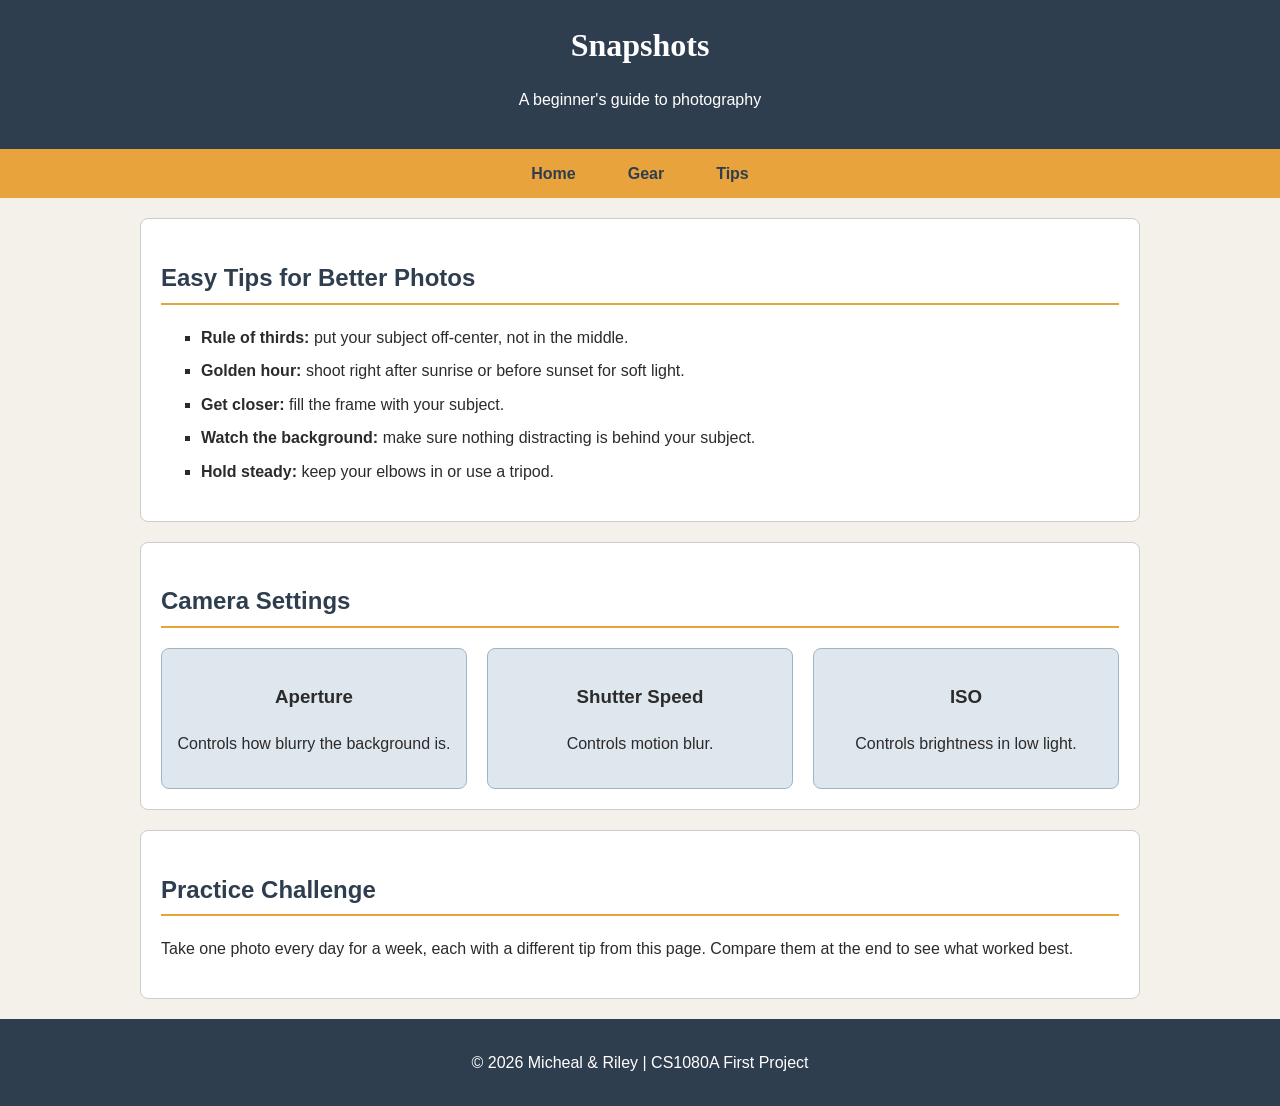
<file: firstproject1/tips.html>
<!DOCTYPE html>
<html lang="en">
<head>
<meta charset="utf-8">
<meta name="viewport" content="width=device-width, initial-scale=1.0">
<title>Tips | Snapshots</title>
<link rel="stylesheet" href="styles.css">
</head>
<body>
<header>
  <h1>Snapshots</h1>
  <p>A beginner's guide to photography</p>
</header>
<nav>
  <ul>
    <li><a href="index.html">Home</a></li>
    <li><a href="gear.html">Gear</a></li>
    <li><a href="tips.html">Tips</a></li>
  </ul>
</nav>
<main>
  <section>
    <h2>Easy Tips for Better Photos</h2>
    <ul class="styled">
      <li><strong>Rule of thirds:</strong> put your subject off-center, not in the middle.</li>
      <li><strong>Golden hour:</strong> shoot right after sunrise or before sunset for soft light.</li>
      <li><strong>Get closer:</strong> fill the frame with your subject.</li>
      <li><strong>Watch the background:</strong> make sure nothing distracting is behind your subject.</li>
      <li><strong>Hold steady:</strong> keep your elbows in or use a tripod.</li>
    </ul>
  </section>
  <section>
    <h2>Camera Settings</h2>
    <div class="row">
      <div class="card"><h3>Aperture</h3><p>Controls how blurry the background is.</p></div>
      <div class="card"><h3>Shutter Speed</h3><p>Controls motion blur.</p></div>
      <div class="card"><h3>ISO</h3><p>Controls brightness in low light.</p></div>
    </div>
  </section>
  <article>
    <h2>Practice Challenge</h2>
    <p>Take one photo every day for a week, each with a different tip from this page. Compare them at the end to see what worked best.</p>
  </article>
</main>
<footer>
  <p>&copy; 2026 Micheal &amp; Riley | CS1080A First Project</p>
</footer>
</body>
</html>
</file>
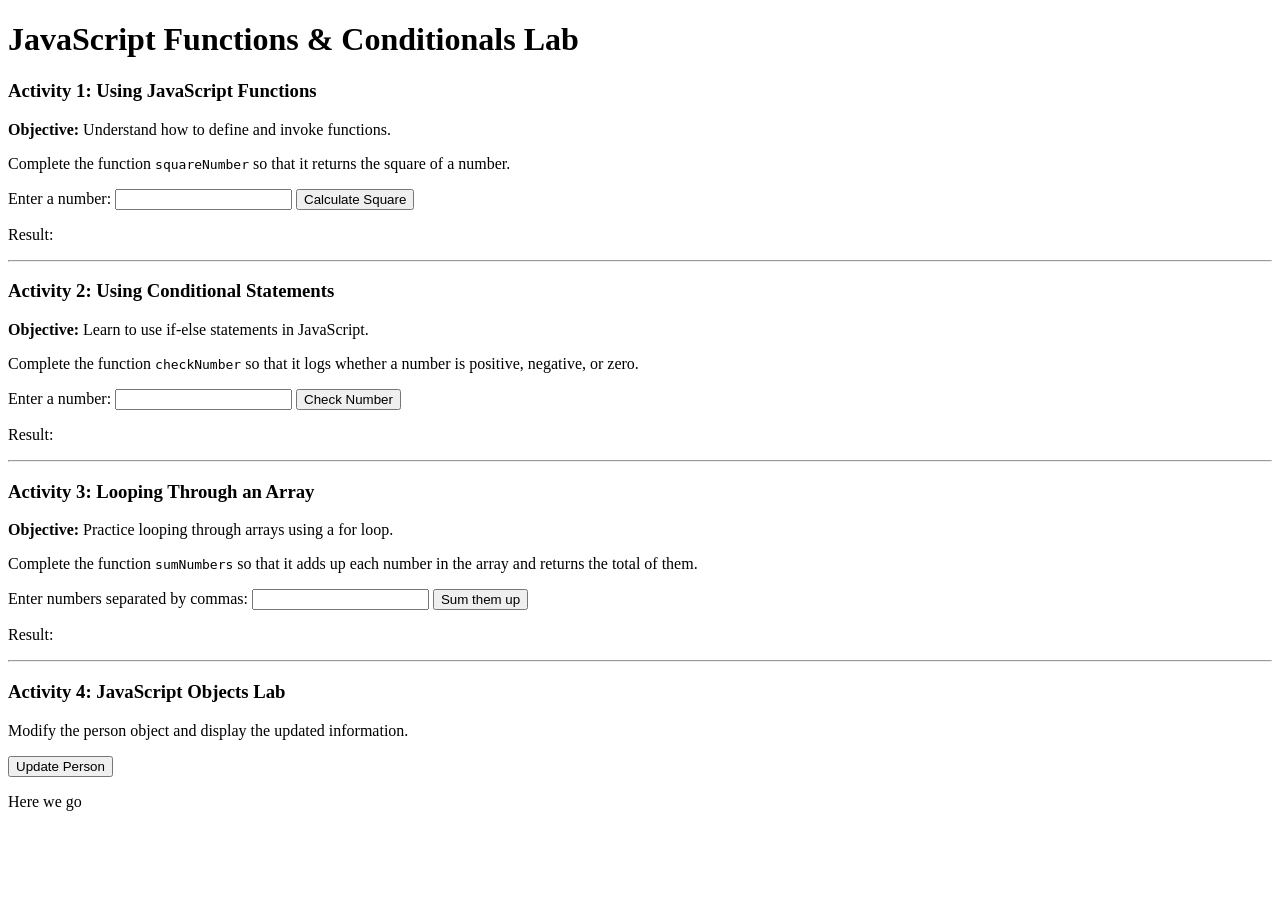
<file: module8/module8.html>
<!DOCTYPE html>
<html>
<head>
    <title>JavaScript Functions & Conditionals & Objects Lab</title>
    <meta charset="UTF-8">
    <meta name="viewport" content="width=device-width, initial-scale=1.0">
    <style>
        .bold { font-weight: bold; }
        .italic { font-style: italic; }
        .colored { color: blue; font-size: 1.2em; }
    </style>
</head>
<body>

    <h1>JavaScript Functions & Conditionals Lab</h1>

    <!-- Activity 1: Using JavaScript Functions -->
    <h3>Activity 1: Using JavaScript Functions</h3>
    <p><strong>Objective:</strong> Understand how to define and invoke functions.</p>

    <p>Complete the function <code>squareNumber</code> so that it returns the square of a number.</p>

    <script>
        // Activity 1: Square a number
        function squareNumber(number) {
            return number * number;
        }

        function displaySquare() {
            let input = Number(document.getElementById("squareInput").value);
            let result = squareNumber(input);
            document.getElementById("squareOutput").innerText = result;
        }
    </script>

    <label for="squareInput">Enter a number:</label>
    <input type="number" id="squareInput">
    <button onclick="displaySquare()">Calculate Square</button>
    <p>Result: <span id="squareOutput"></span></p>
    <hr>

    <!-- Activity 2: Using Conditional Statements -->
    <h3>Activity 2: Using Conditional Statements</h3>
    <p><strong>Objective:</strong> Learn to use if-else statements in JavaScript.</p>

    <p>Complete the function <code>checkNumber</code> so that it logs whether a number is positive, negative, or zero.</p>

    <script>
        // Activity 2: Check if a number is positive, negative, or zero
        function checkNumber(number) {
            if (number > 0) {
                console.log("Positive");
                return "Positive";
            } else if (number < 0) {
                console.log("Negative");
                return "Negative";
            } else {
                console.log("Zero");
                return "Zero";
            }
        }

        function displayNumberCheck() {
            let input = Number(document.getElementById("numberInput").value);
            let result = checkNumber(input);
            document.getElementById("numberOutput").innerText = result;
        }
    </script>

    <label for="numberInput">Enter a number:</label>
    <input type="number" id="numberInput">
    <button onclick="displayNumberCheck()">Check Number</button>
    <p>Result: <span id="numberOutput"></span></p>
    <hr>

    <!-- Activity 3: Looping Through an Array -->
    <h3>Activity 3: Looping Through an Array</h3>
    <p><strong>Objective:</strong> Practice looping through arrays using a for loop.</p>

    <p>Complete the function <code>sumNumbers</code> so that it adds up each number in the array and returns the total of them.</p>

    <script>
        // Activity 3: Add all numbers in an array using a for loop
        function sumNumbers(numbers) {
            let total = 0;

            for (let i = 0; i < numbers.length; i++) {
                total += numbers[i];
            }

            return total;
        }

        function displayDoubledNumbers() {
            let input = document.getElementById("arrayInput").value;
            let numberArray = input.split(",").map(Number);
            let result = sumNumbers(numberArray);
            document.getElementById("arrayOutput").innerText = result;
        }
    </script>

    <label for="arrayInput">Enter numbers separated by commas:</label>
    <input type="text" id="arrayInput">
    <button onclick="displayDoubledNumbers()">Sum them up</button>
    <p>Result: <span id="arrayOutput"></span></p>
    <hr>

    <!-- Activity 4: Changing properties' value in an object -->
    <h3>Activity 4: JavaScript Objects Lab</h3>

    <p>Modify the person object and display the updated information.</p>

    <script>
        // Preset person object
        const person = {
            firstName: "John",
            lastName: "Doe",
            age: 25,
            eyeColor: "green"
        };

        function updatePerson() {
            // Activity 4: Modify the object properties
            person.firstName = "Alice";
            person.lastName = "Smith";
            person.age = 30;
            person.eyeColor = "blue";

            // Display updated person details
            document.getElementById("info").innerHTML =
                `<span class="bold">${person.firstName} ${person.lastName}</span> is
                <span class="italic">${person.age} years old</span> with
                <span class="colored">${person.eyeColor} eyes</span>.`;
        }
    </script>

    <button onclick="updatePerson()">Update Person</button>
    <p id="info">Here we go</p>

</body>
</html>
</file>
<file: firstproject1/styles.css>
body { margin: 0; font-family: Arial, Helvetica, sans-serif; background-color: #f4f1ea; color: #2b2b2b; line-height: 1.6; }
header { background-color: #2f3e4e; color: white; text-align: center; padding: 20px; }
header h1 { margin: 0; font-family: Georgia, serif; }
nav { background-color: #e8a33d; }
nav ul { list-style: none; margin: 0; padding: 0; display: flex; justify-content: center; }
nav li { margin: 0 10px; }
nav a { display: block; padding: 12px 16px; color: #2f3e4e; text-decoration: none; font-weight: bold; }
nav a:hover { background-color: #2f3e4e; color: white; }
main { max-width: 1000px; margin: 20px auto; padding: 0 20px; }
section, article { background-color: white; border: 1px solid #ccc; border-radius: 8px; padding: 20px; margin-bottom: 20px; }
h2 { color: #2f3e4e; border-bottom: 2px solid #e8a33d; padding-bottom: 5px; }
img { max-width: 100%; border-radius: 6px; }
ul.styled li, ol li { margin-bottom: 8px; }
ul.styled { list-style-type: square; }
.row { display: flex; gap: 20px; }
.card { flex: 1; background-color: #dfe7ee; border: 1px solid #9fb4c7; border-radius: 8px; padding: 15px; text-align: center; }
table { width: 100%; border-collapse: collapse; }
th, td { border: 1px solid #9fb4c7; padding: 10px; text-align: left; }
th { background-color: #2f3e4e; color: white; }
tr:nth-child(even) { background-color: #f4f1ea; }
footer { background-color: #2f3e4e; color: white; text-align: center; padding: 15px; margin-top: 20px; }
@media (max-width: 700px) {
  .row { flex-direction: column; }
  nav ul { flex-direction: column; text-align: center; }
}
</file>
